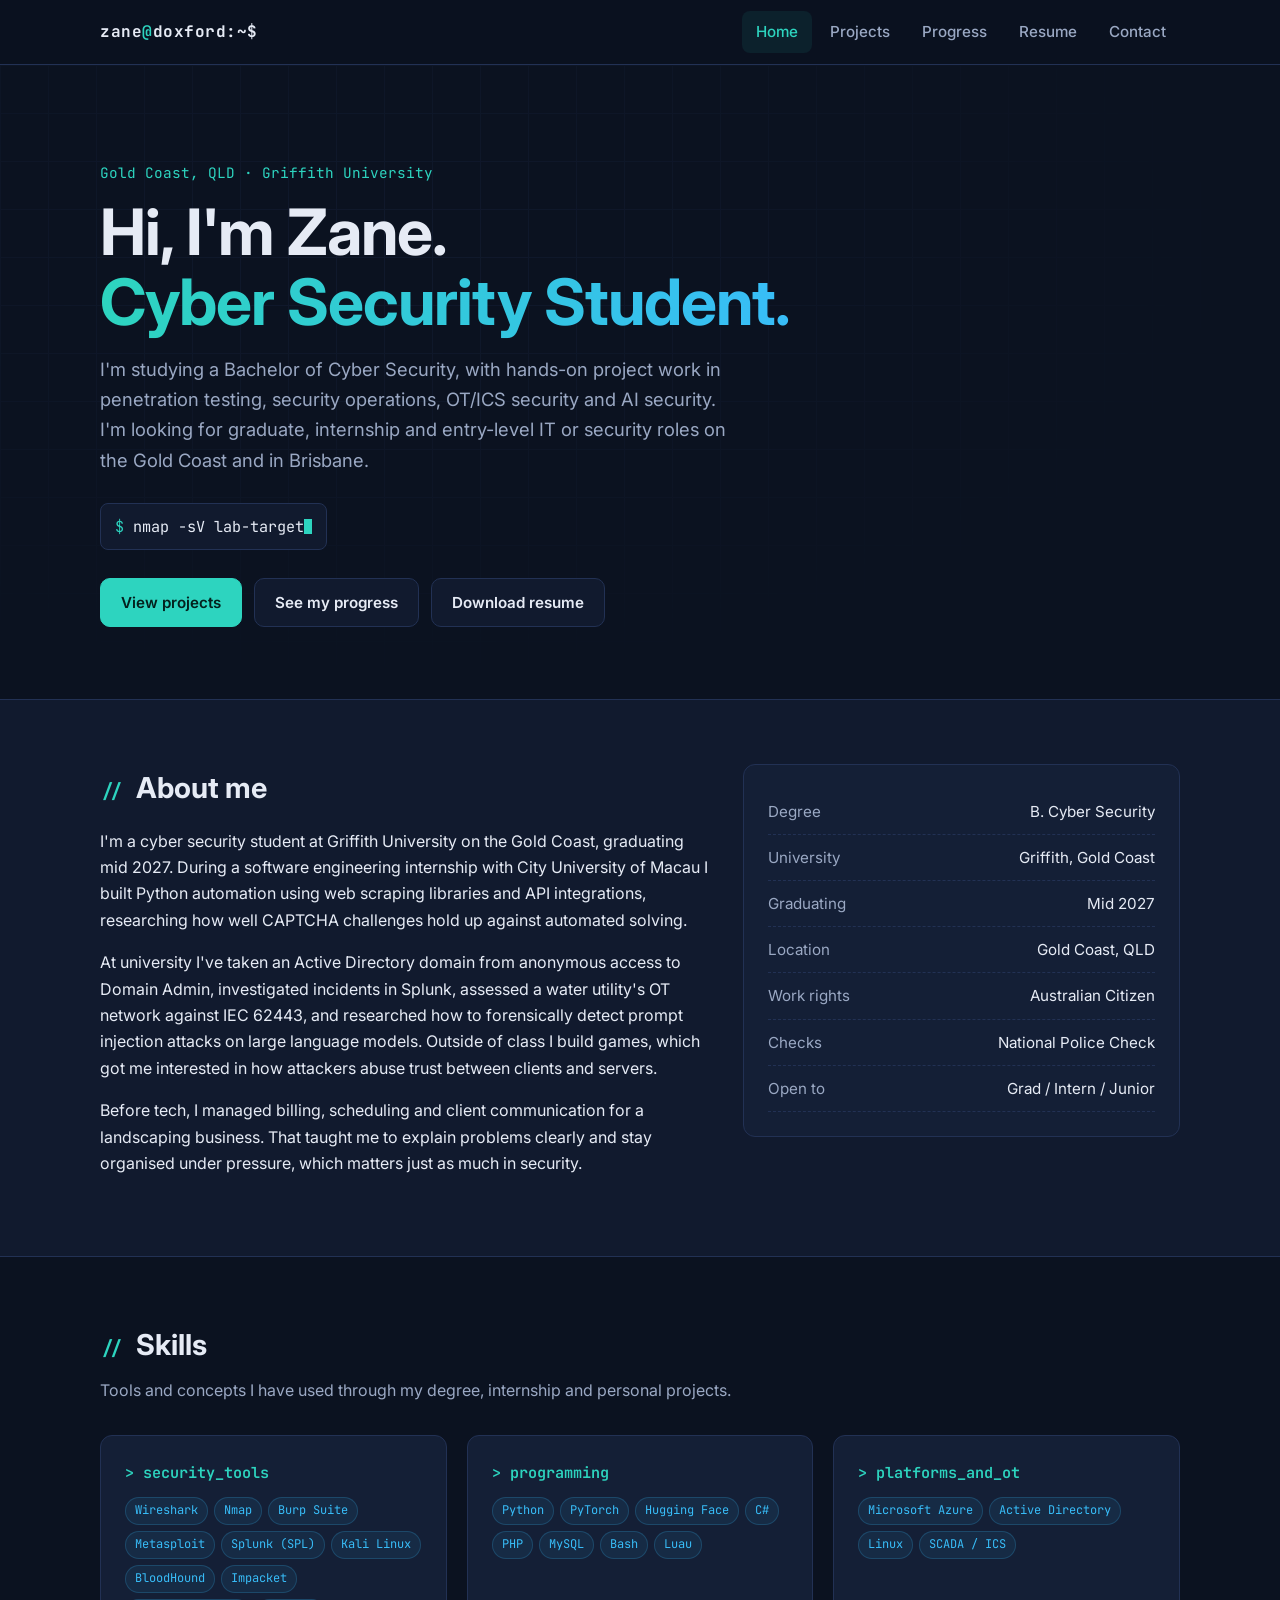
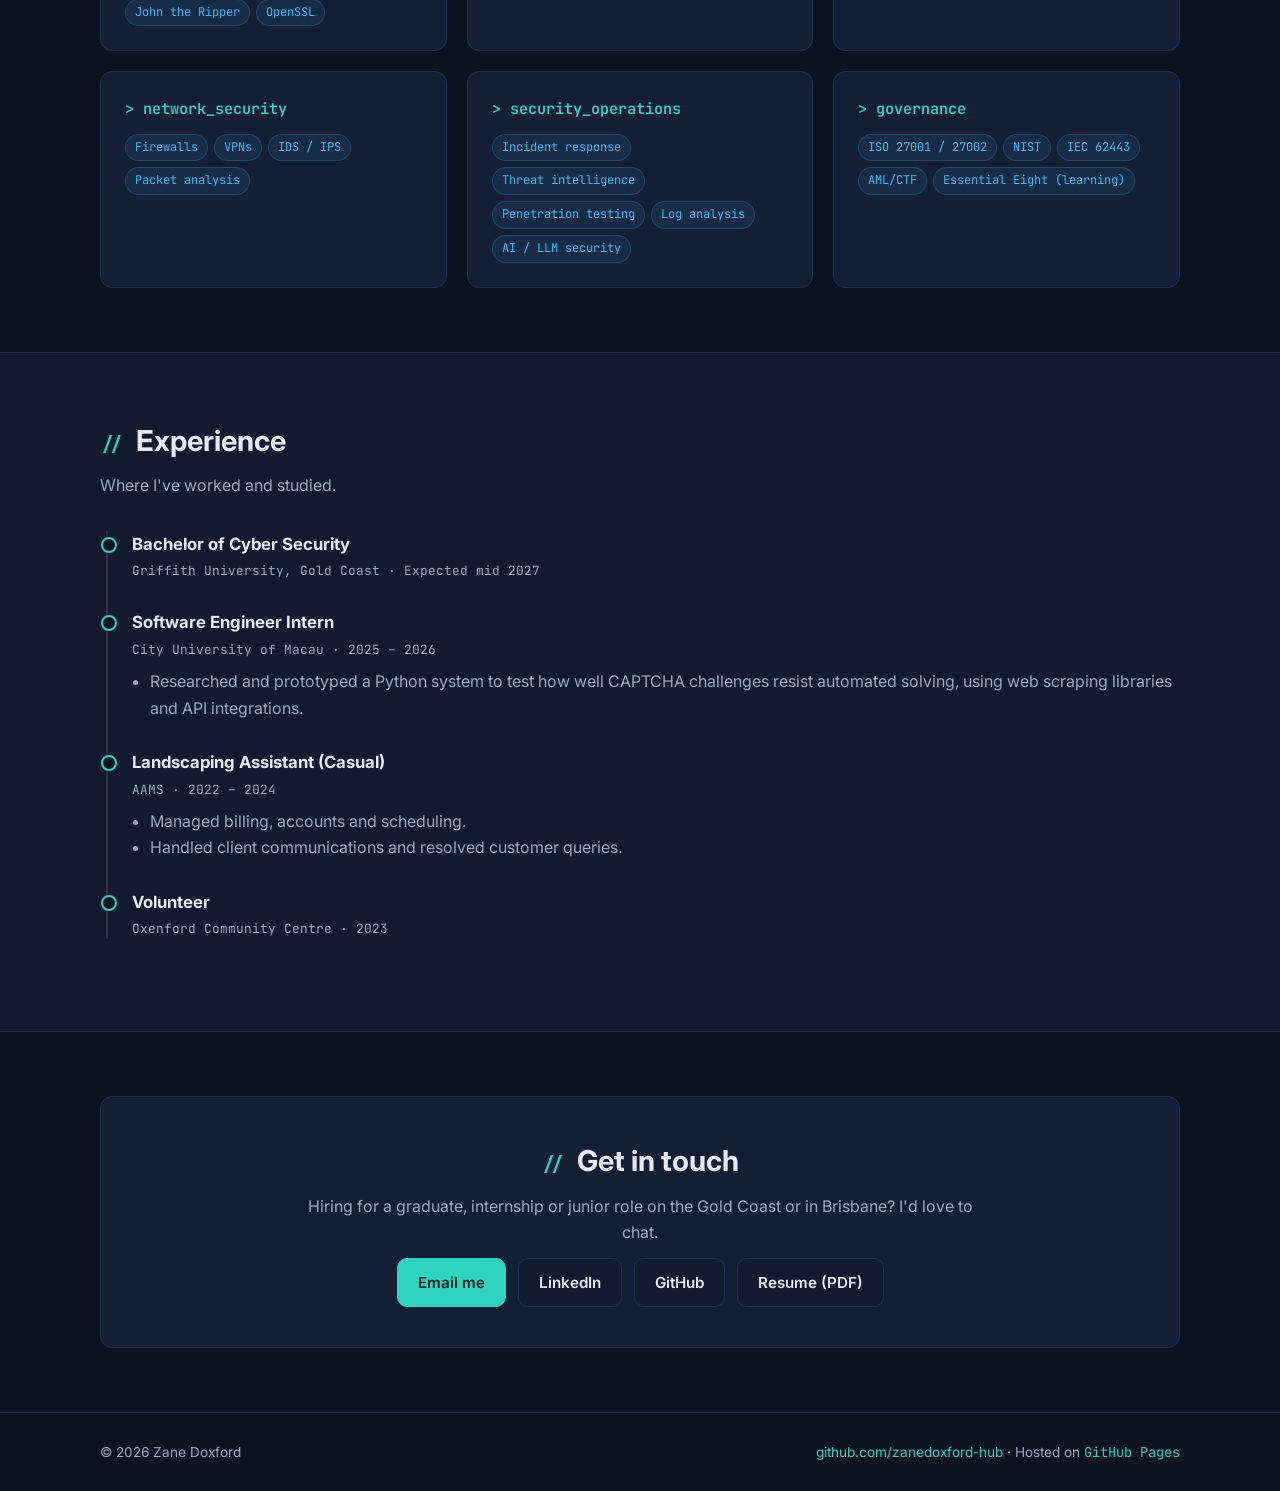
<file: index.html>
<!DOCTYPE html>
<html lang="en-AU">
<head>
  <meta charset="UTF-8">
  <meta name="viewport" content="width=device-width, initial-scale=1">
  <title>Zane Doxford | Cyber Security Student</title>
  <meta name="description" content="Zane Doxford, Bachelor of Cyber Security student at Griffith University, Gold Coast. Projects, home labs and progress.">
  <link rel="icon" href="assets/favicon.svg" type="image/svg+xml">
  <link rel="preconnect" href="https://fonts.googleapis.com">
  <link rel="preconnect" href="https://fonts.gstatic.com" crossorigin>
  <link href="https://fonts.googleapis.com/css2?family=Inter:wght@400;500;600;700&family=JetBrains+Mono:wght@400;600;700&display=swap" rel="stylesheet">
  <link rel="stylesheet" href="assets/style.css">
  <meta property="og:title" content="Zane Doxford | Cyber Security Student">
  <meta property="og:description" content="Cyber security student at Griffith University, Gold Coast. Projects, home labs and progress.">
  <meta property="og:url" content="https://zanedoxford-hub.github.io/">
  <meta name="theme-color" content="#0b1220">
</head>
<body>
  <nav class="nav">
    <div class="wrap">
      <a class="brand" href="index.html">zane<span>@</span>doxford:~$</a>
      <button class="menu-btn" aria-label="Open menu" aria-expanded="false">Menu</button>
      <ul>
        <li><a href="index.html" class="active">Home</a></li>
        <li><a href="projects.html">Projects</a></li>
        <li><a href="progress.html">Progress</a></li>
        <li><a href="assets/Zane_Doxford_Resume.pdf" target="_blank" rel="noopener">Resume</a></li>
        <li><a href="#contact">Contact</a></li>
      </ul>
    </div>
  </nav>

  <header class="hero">
    <div class="wrap">
      <p class="eyebrow">Gold Coast, QLD &middot; Griffith University</p>
      <h1>Hi, I'm Zane.<br><span class="grad">Cyber Security Student.</span></h1>
      <p class="lead">I'm studying a Bachelor of Cyber Security, with hands-on project work in penetration testing, security operations, OT/ICS security and AI security. I'm looking for graduate, internship and entry-level IT or security roles on the Gold Coast and in Brisbane.</p>
      <div class="typed" data-typed='["nmap -sV lab-target","index=web status=403 | stats count by clientip","bloodhound: shortest path to Domain Admins","detect: prompt injection span located"]'>
        <span class="prompt">$</span> <span class="txt"></span><span class="cursor"></span>
      </div>
      <div class="btns">
        <a class="btn primary" href="projects.html">View projects</a>
        <a class="btn" href="progress.html">See my progress</a>
        <a class="btn" href="assets/Zane_Doxford_Resume.pdf" target="_blank" rel="noopener">Download resume</a>
      </div>
    </div>
  </header>

  <section class="alt" id="about">
    <div class="wrap about-grid">
      <div class="reveal">
        <h2 class="section-title">About me</h2>
        <p>I'm a cyber security student at Griffith University on the Gold Coast, graduating mid 2027. During a software engineering internship with City University of Macau I built Python automation using web scraping libraries and API integrations, researching how well CAPTCHA challenges hold up against automated solving.</p>
        <p>At university I've taken an Active Directory domain from anonymous access to Domain Admin, investigated incidents in Splunk, assessed a water utility's OT network against IEC 62443, and researched how to forensically detect prompt injection attacks on large language models. Outside of class I build games, which got me interested in how attackers abuse trust between clients and servers.</p>
        <p>Before tech, I managed billing, scheduling and client communication for a landscaping business. That taught me to explain problems clearly and stay organised under pressure, which matters just as much in security.</p>
      </div>
      <div class="card reveal">
        <ul class="facts">
          <li><span>Degree</span><span>B. Cyber Security</span></li>
          <li><span>University</span><span>Griffith, Gold Coast</span></li>
          <li><span>Graduating</span><span>Mid 2027</span></li>
          <li><span>Location</span><span>Gold Coast, QLD</span></li>
          <li><span>Work rights</span><span>Australian Citizen</span></li>
          <li><span>Checks</span><span>National Police Check</span></li>
          <li><span>Open to</span><span>Grad / Intern / Junior</span></li>
        </ul>
      </div>
    </div>
  </section>

  <section id="skills">
    <div class="wrap">
      <h2 class="section-title">Skills</h2>
      <p class="section-sub">Tools and concepts I have used through my degree, internship and personal projects.</p>
      <div class="grid three">
        <div class="card skill-group reveal">
          <h3>&gt; security_tools</h3>
          <ul class="tags"><li>Wireshark</li><li>Nmap</li><li>Burp Suite</li><li>Metasploit</li><li>Splunk (SPL)</li><li>Kali Linux</li><li>BloodHound</li><li>Impacket</li><li>John the Ripper</li><li>OpenSSL</li></ul>
        </div>
        <div class="card skill-group reveal">
          <h3>&gt; programming</h3>
          <ul class="tags"><li>Python</li><li>PyTorch</li><li>Hugging Face</li><li>C#</li><li>PHP</li><li>MySQL</li><li>Bash</li><li>Luau</li></ul>
        </div>
        <div class="card skill-group reveal">
          <h3>&gt; platforms_and_ot</h3>
          <ul class="tags"><li>Microsoft Azure</li><li>Active Directory</li><li>Linux</li><li>SCADA / ICS</li></ul>
        </div>
        <div class="card skill-group reveal">
          <h3>&gt; network_security</h3>
          <ul class="tags"><li>Firewalls</li><li>VPNs</li><li>IDS / IPS</li><li>Packet analysis</li></ul>
        </div>
        <div class="card skill-group reveal">
          <h3>&gt; security_operations</h3>
          <ul class="tags"><li>Incident response</li><li>Threat intelligence</li><li>Penetration testing</li><li>Log analysis</li><li>AI / LLM security</li></ul>
        </div>
        <div class="card skill-group reveal">
          <h3>&gt; governance</h3>
          <ul class="tags"><li>ISO 27001 / 27002</li><li>NIST</li><li>IEC 62443</li><li>AML/CTF</li><li>Essential Eight (learning)</li></ul>
        </div>
      </div>
    </div>
  </section>

  <section class="alt" id="experience">
    <div class="wrap">
      <h2 class="section-title">Experience</h2>
      <p class="section-sub">Where I've worked and studied.</p>
      <div class="timeline">
        <div class="tl-item reveal">
          <h3>Bachelor of Cyber Security</h3>
          <div class="meta">Griffith University, Gold Coast &middot; Expected mid 2027</div>
        </div>
        <div class="tl-item reveal">
          <h3>Software Engineer Intern</h3>
          <div class="meta">City University of Macau &middot; 2025 &ndash; 2026</div>
          <ul><li>Researched and prototyped a Python system to test how well CAPTCHA challenges resist automated solving, using web scraping libraries and API integrations.</li></ul>
        </div>
        <div class="tl-item reveal">
          <h3>Landscaping Assistant (Casual)</h3>
          <div class="meta">AAMS &middot; 2022 &ndash; 2024</div>
          <ul>
            <li>Managed billing, accounts and scheduling.</li>
            <li>Handled client communications and resolved customer queries.</li>
          </ul>
        </div>
        <div class="tl-item reveal">
          <h3>Volunteer</h3>
          <div class="meta">Oxenford Community Centre &middot; 2023</div>
        </div>
      </div>
    </div>
  </section>

  <section id="contact">
    <div class="wrap">
      <div class="card contact-card reveal">
        <h2 class="section-title" style="display:inline-block">Get in touch</h2>
        <p class="section-sub" style="margin-inline:auto">Hiring for a graduate, internship or junior role on the Gold Coast or in Brisbane? I'd love to chat.</p>
        <div class="btns">
          <a class="btn primary" href="mailto:zane.doxford@griffithuni.edu.au">Email me</a>
          <a class="btn" href="https://www.linkedin.com/in/zane-doxford-9a80022ba/" target="_blank" rel="noopener">LinkedIn</a>
          <a class="btn" href="https://github.com/zanedoxford-hub" target="_blank" rel="noopener">GitHub</a>
          <a class="btn" href="assets/Zane_Doxford_Resume.pdf" target="_blank" rel="noopener">Resume (PDF)</a>
        </div>
      </div>
    </div>
  </section>

  <footer>
    <div class="wrap">
      <span>&copy; <span data-year></span> Zane Doxford</span>
      <span><a href="https://github.com/zanedoxford-hub" target="_blank" rel="noopener">github.com/zanedoxford-hub</a> &middot; Hosted on <code>GitHub Pages</code></span>
    </div>
  </footer>
  <script src="assets/main.js"></script>
</body>
</html>
</file>
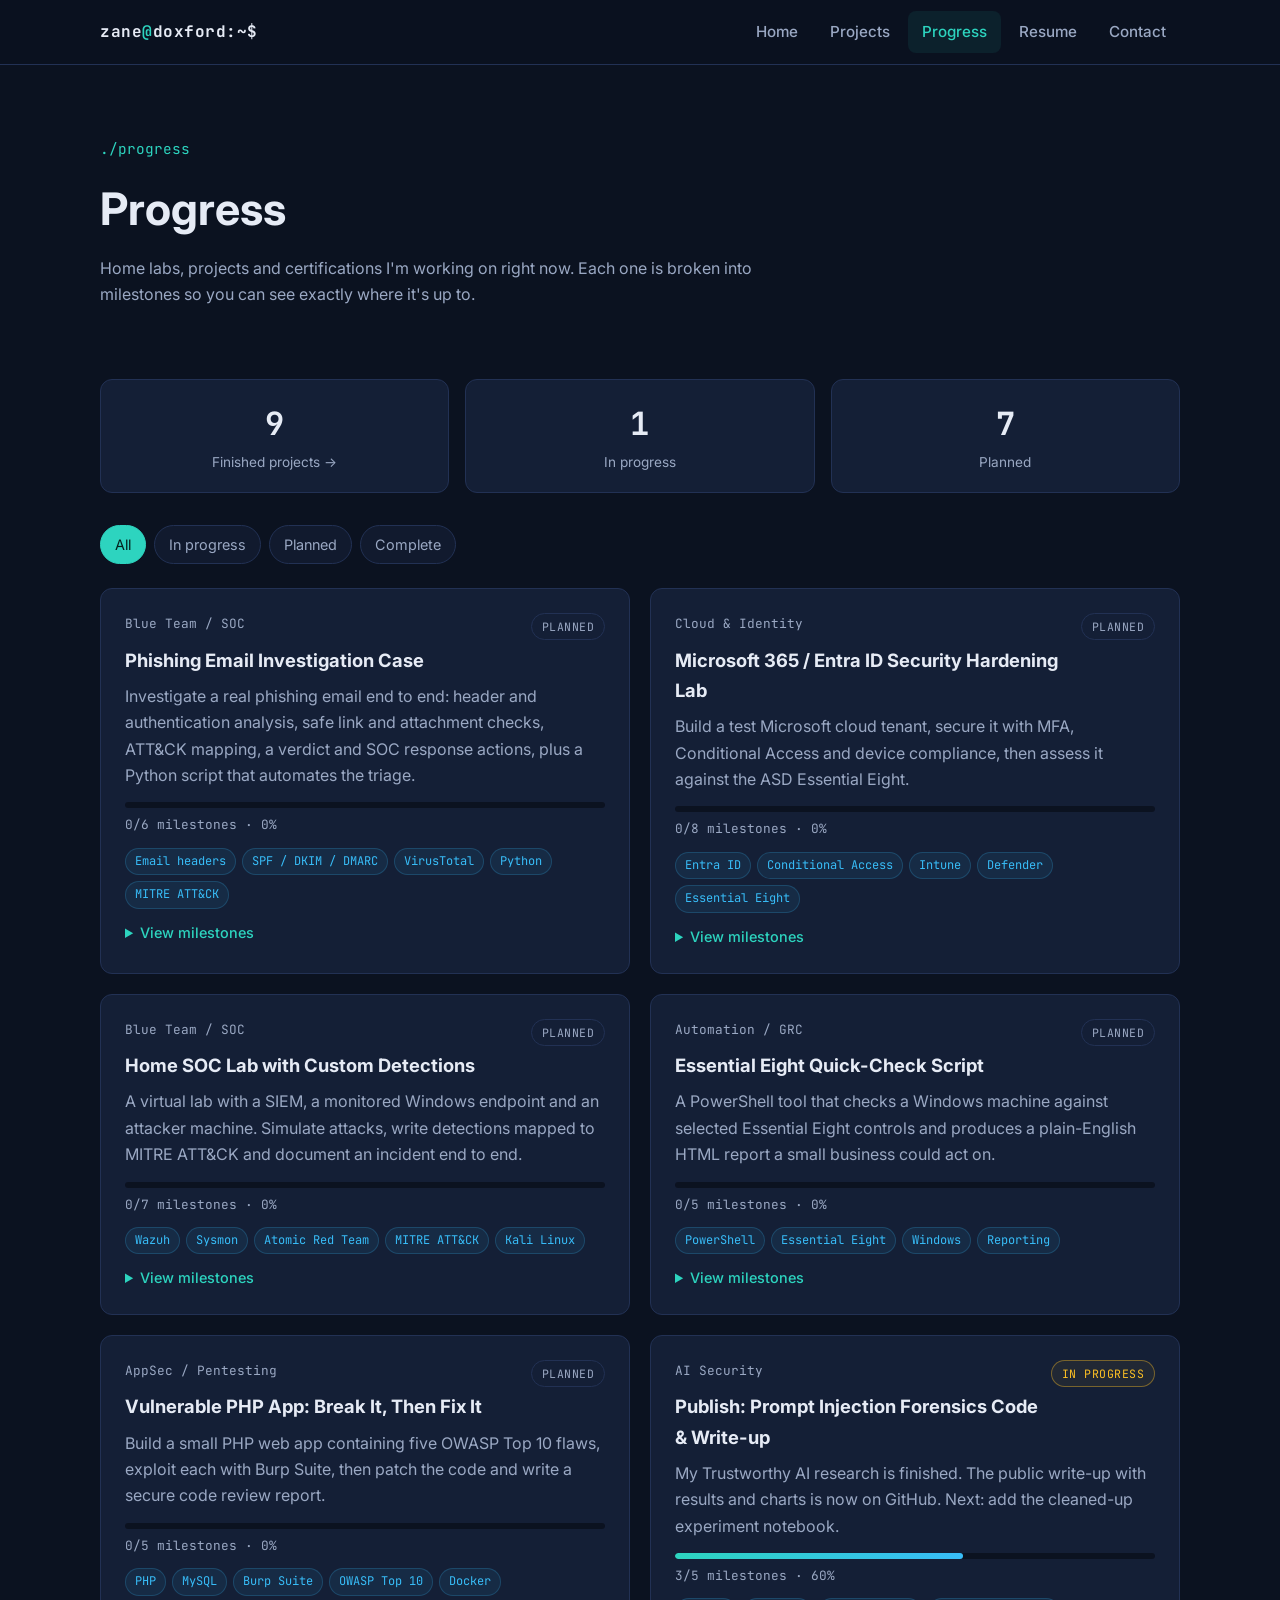
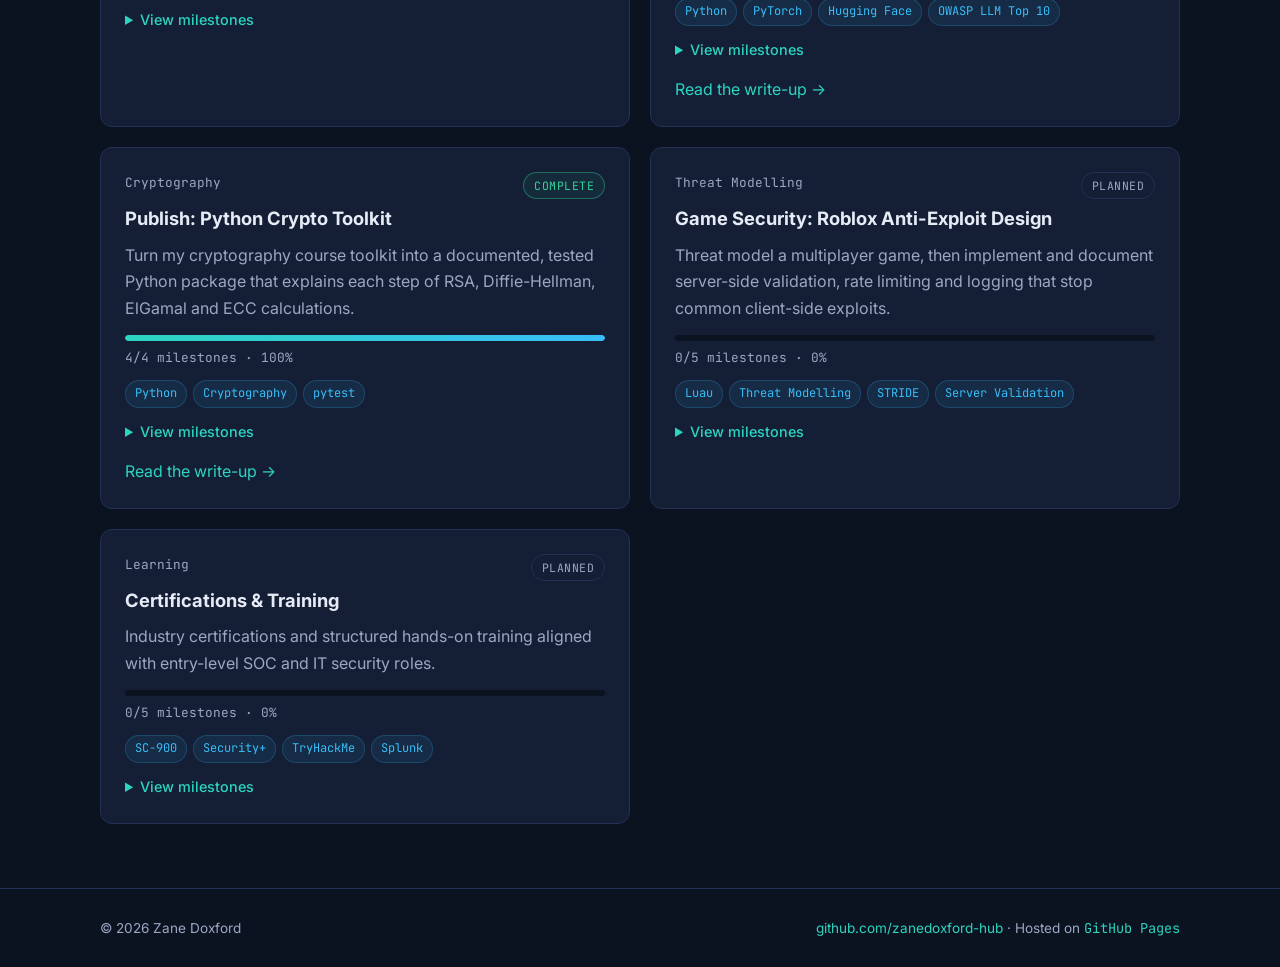
<file: progress.html>
<!DOCTYPE html>
<html lang="en-AU">
<head>
  <meta charset="UTF-8">
  <meta name="viewport" content="width=device-width, initial-scale=1">
  <title>Progress | Zane Doxford</title>
  <meta name="description" content="Home labs, projects and certifications Zane Doxford is working on.">
  <link rel="icon" href="assets/favicon.svg" type="image/svg+xml">
  <link rel="preconnect" href="https://fonts.googleapis.com">
  <link rel="preconnect" href="https://fonts.gstatic.com" crossorigin>
  <link href="https://fonts.googleapis.com/css2?family=Inter:wght@400;500;600;700&family=JetBrains+Mono:wght@400;600;700&display=swap" rel="stylesheet">
  <link rel="stylesheet" href="assets/style.css">
  <meta property="og:title" content="Zane Doxford | Cyber Security Student">
  <meta property="og:description" content="Cyber security student at Griffith University, Gold Coast. Projects, home labs and progress.">
  <meta property="og:url" content="https://zanedoxford-hub.github.io/">
  <meta name="theme-color" content="#0b1220">
</head>
<body>
  <nav class="nav">
    <div class="wrap">
      <a class="brand" href="index.html">zane<span>@</span>doxford:~$</a>
      <button class="menu-btn" aria-label="Open menu" aria-expanded="false">Menu</button>
      <ul>
        <li><a href="index.html">Home</a></li>
        <li><a href="projects.html">Projects</a></li>
        <li><a href="progress.html" class="active">Progress</a></li>
        <li><a href="assets/Zane_Doxford_Resume.pdf" target="_blank" rel="noopener">Resume</a></li>
        <li><a href="index.html#contact">Contact</a></li>
      </ul>
    </div>
  </nav>

    <header class="page-head">
    <div class="wrap">
      <p class="eyebrow">./progress</p>
      <h1>Progress</h1>
      <p class="section-sub">Home labs, projects and certifications I'm working on right now. Each one is broken into milestones so you can see exactly where it's up to.</p>
    </div>
  </header>

  <section style="padding-top:16px">
    <div class="wrap">
      <div class="summary">
        <a class="card" href="projects.html" style="color:inherit;text-decoration:none"><div class="num">9</div><div class="lbl">Finished projects &rarr;</div></a>
        <div class="card"><div class="num" data-count="in-progress">0</div><div class="lbl">In progress</div></div>
        <div class="card"><div class="num" data-count="planned">0</div><div class="lbl">Planned</div></div>
      </div>
      <div class="filters" role="group" aria-label="Filter projects">
        <button class="on" data-filter="all">All</button>
        <button data-filter="in-progress">In progress</button>
        <button data-filter="planned">Planned</button>
        <button data-filter="done">Complete</button>
      </div>
      <div class="grid two" id="progress-list"></div>
    </div>
  </section>

  <footer>
    <div class="wrap">
      <span>&copy; <span data-year></span> Zane Doxford</span>
      <span><a href="https://github.com/zanedoxford-hub" target="_blank" rel="noopener">github.com/zanedoxford-hub</a> &middot; Hosted on <code>GitHub Pages</code></span>
    </div>
  </footer>
  <script src="assets/progress-data.js"></script>
  <script src="assets/main.js"></script>
</body>
</html>
</file>
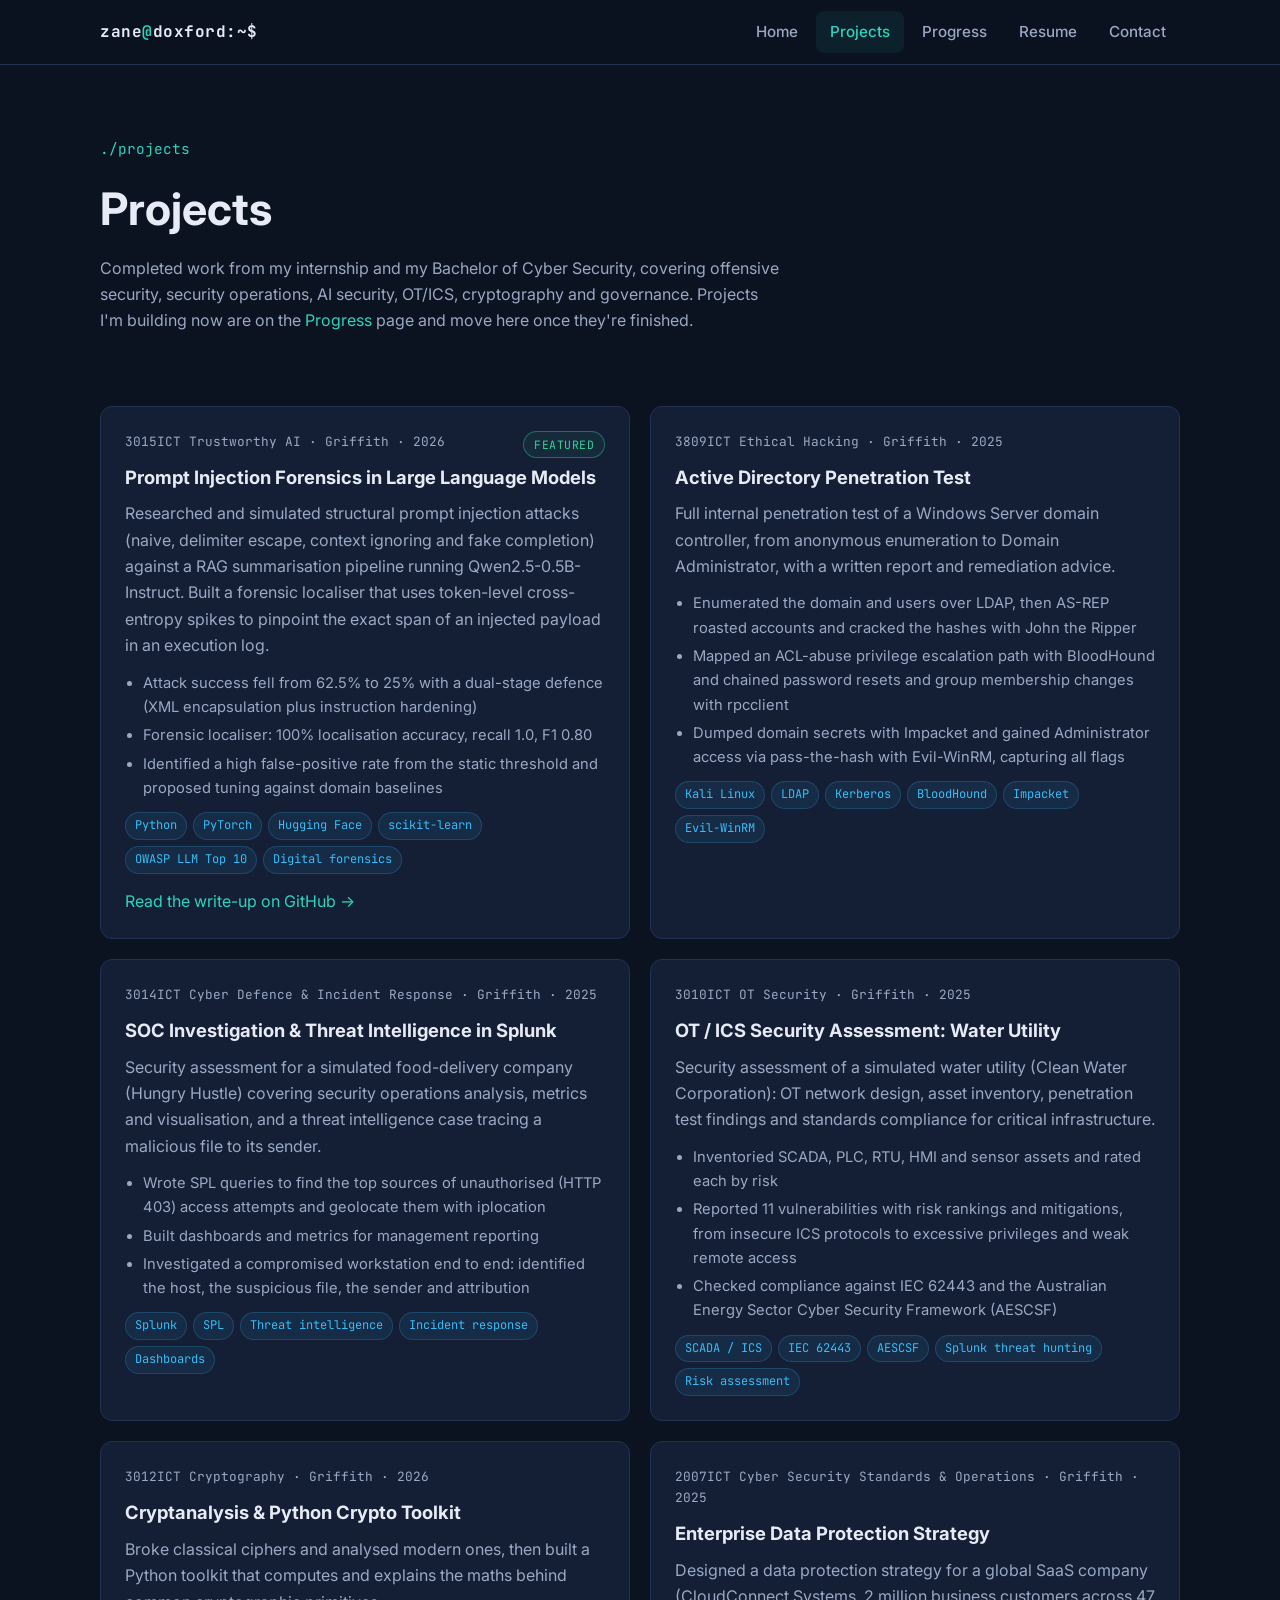
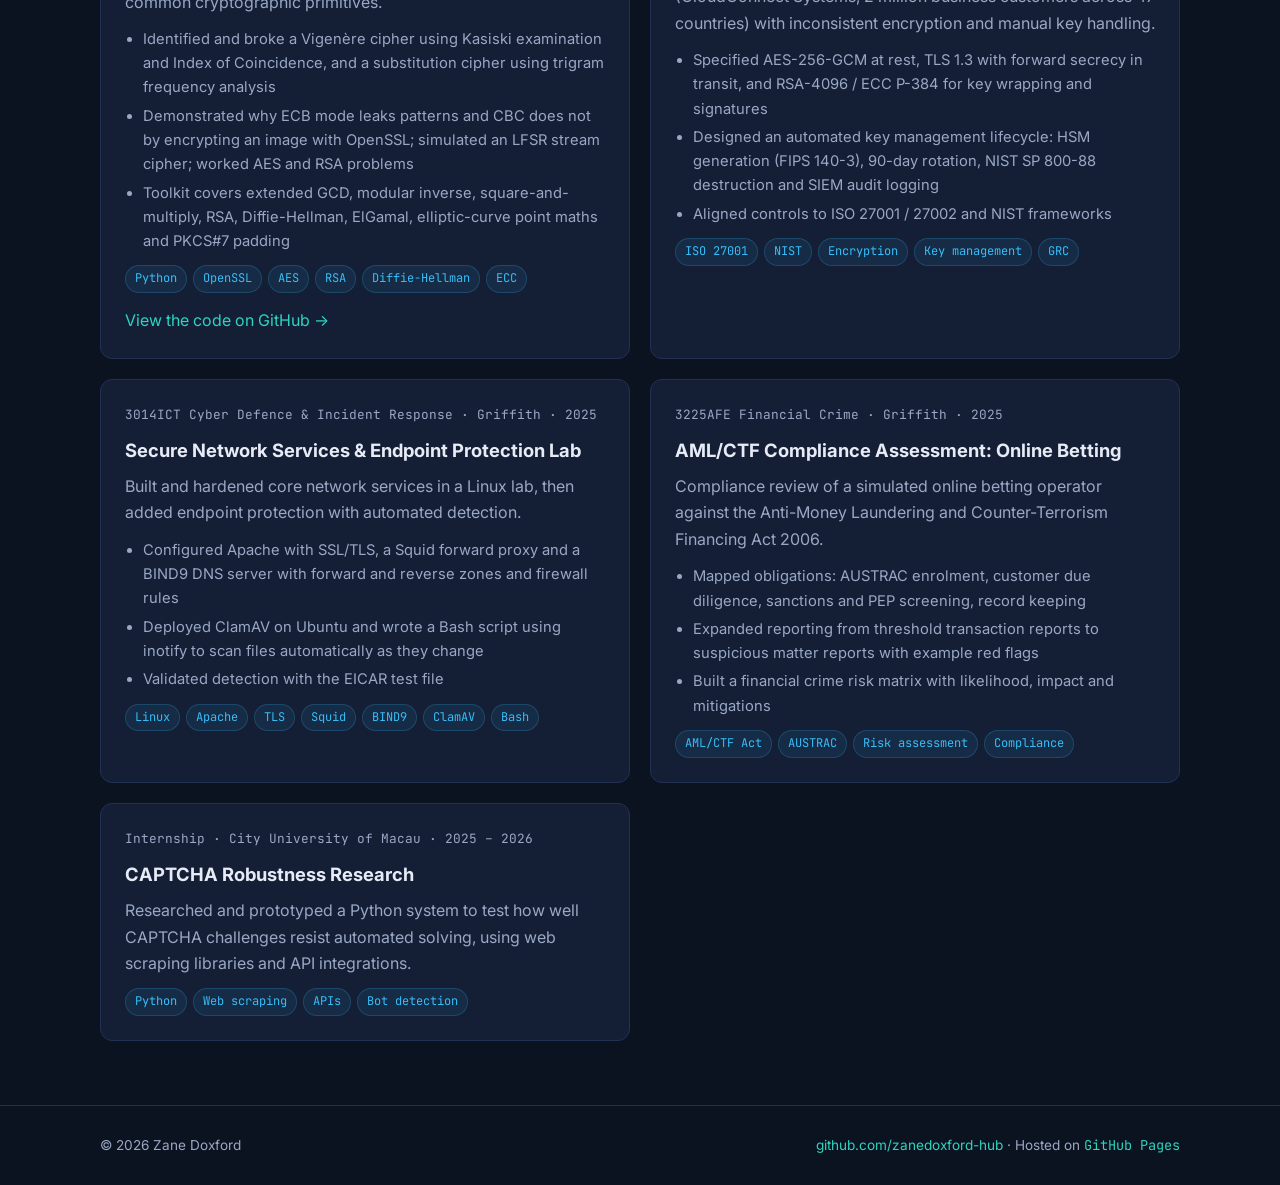
<file: projects.html>
<!DOCTYPE html>
<html lang="en-AU">
<head>
  <meta charset="UTF-8">
  <meta name="viewport" content="width=device-width, initial-scale=1">
  <title>Projects | Zane Doxford</title>
  <meta name="description" content="Completed cyber security projects and labs by Zane Doxford.">
  <link rel="icon" href="assets/favicon.svg" type="image/svg+xml">
  <link rel="preconnect" href="https://fonts.googleapis.com">
  <link rel="preconnect" href="https://fonts.gstatic.com" crossorigin>
  <link href="https://fonts.googleapis.com/css2?family=Inter:wght@400;500;600;700&family=JetBrains+Mono:wght@400;600;700&display=swap" rel="stylesheet">
  <link rel="stylesheet" href="assets/style.css">
  <meta property="og:title" content="Zane Doxford | Cyber Security Student">
  <meta property="og:description" content="Cyber security student at Griffith University, Gold Coast. Projects, home labs and progress.">
  <meta property="og:url" content="https://zanedoxford-hub.github.io/">
  <meta name="theme-color" content="#0b1220">
</head>
<body>
  <nav class="nav">
    <div class="wrap">
      <a class="brand" href="index.html">zane<span>@</span>doxford:~$</a>
      <button class="menu-btn" aria-label="Open menu" aria-expanded="false">Menu</button>
      <ul>
        <li><a href="index.html">Home</a></li>
        <li><a href="projects.html" class="active">Projects</a></li>
        <li><a href="progress.html">Progress</a></li>
        <li><a href="assets/Zane_Doxford_Resume.pdf" target="_blank" rel="noopener">Resume</a></li>
        <li><a href="index.html#contact">Contact</a></li>
      </ul>
    </div>
  </nav>

    <header class="page-head">
    <div class="wrap">
      <p class="eyebrow">./projects</p>
      <h1>Projects</h1>
      <p class="section-sub">Completed work from my internship and my Bachelor of Cyber Security, covering offensive security, security operations, AI security, OT/ICS, cryptography and governance. Projects I'm building now are on the <a href="progress.html">Progress</a> page and move here once they're finished.</p>
    </div>
  </header>

  <section style="padding-top:16px">
    <div class="wrap grid two">
      <article class="card reveal">
        <span class="status done" style="float:right">Featured</span><div class="meta">3015ICT Trustworthy AI &middot; Griffith &middot; 2026</div>
        <h3>Prompt Injection Forensics in Large Language Models</h3>
        <p>Researched and simulated structural prompt injection attacks (naive, delimiter escape, context ignoring and fake completion) against a RAG summarisation pipeline running Qwen2.5-0.5B-Instruct. Built a forensic localiser that uses token-level cross-entropy spikes to pinpoint the exact span of an injected payload in an execution log.</p>
        <ul class="proj-points"><li>Attack success fell from 62.5% to 25% with a dual-stage defence (XML encapsulation plus instruction hardening)</li><li>Forensic localiser: 100% localisation accuracy, recall 1.0, F1 0.80</li><li>Identified a high false-positive rate from the static threshold and proposed tuning against domain baselines</li></ul>
        <ul class="tags"><li>Python</li><li>PyTorch</li><li>Hugging Face</li><li>scikit-learn</li><li>OWASP LLM Top 10</li><li>Digital forensics</li></ul>
        <p style="margin:14px 0 0"><a href="https://github.com/zanedoxford-hub/prompt-injection-forensics" target="_blank" rel="noopener">Read the write-up on GitHub &rarr;</a></p>
      </article>
      <article class="card reveal">
        <div class="meta">3809ICT Ethical Hacking &middot; Griffith &middot; 2025</div>
        <h3>Active Directory Penetration Test</h3>
        <p>Full internal penetration test of a Windows Server domain controller, from anonymous enumeration to Domain Administrator, with a written report and remediation advice.</p>
        <ul class="proj-points"><li>Enumerated the domain and users over LDAP, then AS-REP roasted accounts and cracked the hashes with John the Ripper</li><li>Mapped an ACL-abuse privilege escalation path with BloodHound and chained password resets and group membership changes with rpcclient</li><li>Dumped domain secrets with Impacket and gained Administrator access via pass-the-hash with Evil-WinRM, capturing all flags</li></ul>
        <ul class="tags"><li>Kali Linux</li><li>LDAP</li><li>Kerberos</li><li>BloodHound</li><li>Impacket</li><li>Evil-WinRM</li></ul>
      </article>
      <article class="card reveal">
        <div class="meta">3014ICT Cyber Defence &amp; Incident Response &middot; Griffith &middot; 2025</div>
        <h3>SOC Investigation &amp; Threat Intelligence in Splunk</h3>
        <p>Security assessment for a simulated food-delivery company (Hungry Hustle) covering security operations analysis, metrics and visualisation, and a threat intelligence case tracing a malicious file to its sender.</p>
        <ul class="proj-points"><li>Wrote SPL queries to find the top sources of unauthorised (HTTP 403) access attempts and geolocate them with iplocation</li><li>Built dashboards and metrics for management reporting</li><li>Investigated a compromised workstation end to end: identified the host, the suspicious file, the sender and attribution</li></ul>
        <ul class="tags"><li>Splunk</li><li>SPL</li><li>Threat intelligence</li><li>Incident response</li><li>Dashboards</li></ul>
      </article>
      <article class="card reveal">
        <div class="meta">3010ICT OT Security &middot; Griffith &middot; 2025</div>
        <h3>OT / ICS Security Assessment: Water Utility</h3>
        <p>Security assessment of a simulated water utility (Clean Water Corporation): OT network design, asset inventory, penetration test findings and standards compliance for critical infrastructure.</p>
        <ul class="proj-points"><li>Inventoried SCADA, PLC, RTU, HMI and sensor assets and rated each by risk</li><li>Reported 11 vulnerabilities with risk rankings and mitigations, from insecure ICS protocols to excessive privileges and weak remote access</li><li>Checked compliance against IEC 62443 and the Australian Energy Sector Cyber Security Framework (AESCSF)</li></ul>
        <ul class="tags"><li>SCADA / ICS</li><li>IEC 62443</li><li>AESCSF</li><li>Splunk threat hunting</li><li>Risk assessment</li></ul>
      </article>
      <article class="card reveal">
        <div class="meta">3012ICT Cryptography &middot; Griffith &middot; 2026</div>
        <h3>Cryptanalysis &amp; Python Crypto Toolkit</h3>
        <p>Broke classical ciphers and analysed modern ones, then built a Python toolkit that computes and explains the maths behind common cryptographic primitives.</p>
        <ul class="proj-points"><li>Identified and broke a Vigen&egrave;re cipher using Kasiski examination and Index of Coincidence, and a substitution cipher using trigram frequency analysis</li><li>Demonstrated why ECB mode leaks patterns and CBC does not by encrypting an image with OpenSSL; simulated an LFSR stream cipher; worked AES and RSA problems</li><li>Toolkit covers extended GCD, modular inverse, square-and-multiply, RSA, Diffie-Hellman, ElGamal, elliptic-curve point maths and PKCS#7 padding</li></ul>
        <ul class="tags"><li>Python</li><li>OpenSSL</li><li>AES</li><li>RSA</li><li>Diffie-Hellman</li><li>ECC</li></ul>
        <p style="margin:14px 0 0"><a href="https://github.com/zanedoxford-hub/crypto-toolkit" target="_blank" rel="noopener">View the code on GitHub &rarr;</a></p>
      </article>
      <article class="card reveal">
        <div class="meta">2007ICT Cyber Security Standards &amp; Operations &middot; Griffith &middot; 2025</div>
        <h3>Enterprise Data Protection Strategy</h3>
        <p>Designed a data protection strategy for a global SaaS company (CloudConnect Systems, 2 million business customers across 47 countries) with inconsistent encryption and manual key handling.</p>
        <ul class="proj-points"><li>Specified AES-256-GCM at rest, TLS 1.3 with forward secrecy in transit, and RSA-4096 / ECC P-384 for key wrapping and signatures</li><li>Designed an automated key management lifecycle: HSM generation (FIPS 140-3), 90-day rotation, NIST SP 800-88 destruction and SIEM audit logging</li><li>Aligned controls to ISO 27001 / 27002 and NIST frameworks</li></ul>
        <ul class="tags"><li>ISO 27001</li><li>NIST</li><li>Encryption</li><li>Key management</li><li>GRC</li></ul>
      </article>
      <article class="card reveal">
        <div class="meta">3014ICT Cyber Defence &amp; Incident Response &middot; Griffith &middot; 2025</div>
        <h3>Secure Network Services &amp; Endpoint Protection Lab</h3>
        <p>Built and hardened core network services in a Linux lab, then added endpoint protection with automated detection.</p>
        <ul class="proj-points"><li>Configured Apache with SSL/TLS, a Squid forward proxy and a BIND9 DNS server with forward and reverse zones and firewall rules</li><li>Deployed ClamAV on Ubuntu and wrote a Bash script using inotify to scan files automatically as they change</li><li>Validated detection with the EICAR test file</li></ul>
        <ul class="tags"><li>Linux</li><li>Apache</li><li>TLS</li><li>Squid</li><li>BIND9</li><li>ClamAV</li><li>Bash</li></ul>
      </article>
      <article class="card reveal">
        <div class="meta">3225AFE Financial Crime &middot; Griffith &middot; 2025</div>
        <h3>AML/CTF Compliance Assessment: Online Betting</h3>
        <p>Compliance review of a simulated online betting operator against the Anti-Money Laundering and Counter-Terrorism Financing Act 2006.</p>
        <ul class="proj-points"><li>Mapped obligations: AUSTRAC enrolment, customer due diligence, sanctions and PEP screening, record keeping</li><li>Expanded reporting from threshold transaction reports to suspicious matter reports with example red flags</li><li>Built a financial crime risk matrix with likelihood, impact and mitigations</li></ul>
        <ul class="tags"><li>AML/CTF Act</li><li>AUSTRAC</li><li>Risk assessment</li><li>Compliance</li></ul>
      </article>
      <article class="card reveal">
        <div class="meta">Internship &middot; City University of Macau &middot; 2025 &ndash; 2026</div>
        <h3>CAPTCHA Robustness Research</h3>
        <p>Researched and prototyped a Python system to test how well CAPTCHA challenges resist automated solving, using web scraping libraries and API integrations.</p>
        <ul class="tags"><li>Python</li><li>Web scraping</li><li>APIs</li><li>Bot detection</li></ul>
      </article>
    </div>
  </section>

  <footer>
    <div class="wrap">
      <span>&copy; <span data-year></span> Zane Doxford</span>
      <span><a href="https://github.com/zanedoxford-hub" target="_blank" rel="noopener">github.com/zanedoxford-hub</a> &middot; Hosted on <code>GitHub Pages</code></span>
    </div>
  </footer>
  <script src="assets/main.js"></script>
</body>
</html>
</file>
<file: assets/style.css>
:root {
  --bg: #0b1220;
  --bg-2: #111a2e;
  --card: #141f36;
  --line: #223154;
  --text: #e6ebf5;
  --muted: #9aa8c3;
  --accent: #2dd4bf;
  --accent-2: #38bdf8;
  --warn: #fbbf24;
  --done: #34d399;
  --radius: 12px;
  --mono: "JetBrains Mono", ui-monospace, Consolas, monospace;
  --sans: "Inter", system-ui, -apple-system, "Segoe UI", sans-serif;
}

* { box-sizing: border-box; }
html { scroll-behavior: smooth; }
body {
  margin: 0;
  font-family: var(--sans);
  background: var(--bg);
  color: var(--text);
  line-height: 1.65;
  -webkit-font-smoothing: antialiased;
}
a { color: var(--accent); text-decoration: none; }
a:hover { text-decoration: underline; }
img { max-width: 100%; }

.wrap { width: min(1080px, 100% - 32px); margin-inline: auto; }

/* Nav */
.nav {
  position: sticky; top: 0; z-index: 10;
  background: rgba(11, 18, 32, 0.85);
  backdrop-filter: blur(10px);
  border-bottom: 1px solid var(--line);
}
.nav .wrap { display: flex; align-items: center; justify-content: space-between; height: 64px; gap: 16px; }
.brand { font-family: var(--mono); font-weight: 700; color: var(--text); letter-spacing: .5px; }
.brand span { color: var(--accent); }
.nav ul { list-style: none; display: flex; gap: 4px; margin: 0; padding: 0; }
.nav ul a {
  display: block; padding: 8px 14px; border-radius: 8px;
  color: var(--muted); font-size: .95rem; font-weight: 500;
}
.nav ul a:hover { color: var(--text); background: var(--bg-2); text-decoration: none; }
.nav ul a.active { color: var(--accent); background: rgba(45, 212, 191, .08); }
.menu-btn { display: none; background: none; border: 1px solid var(--line); color: var(--text); border-radius: 8px; padding: 6px 10px; font-size: 1rem; cursor: pointer; }

/* Hero */
.hero { padding: 96px 0 72px; position: relative; overflow: hidden; }
.hero::before {
  content: ""; position: absolute; inset: 0;
  background-image: linear-gradient(var(--line) 1px, transparent 1px), linear-gradient(90deg, var(--line) 1px, transparent 1px);
  background-size: 48px 48px; opacity: .25;
  mask-image: radial-gradient(ellipse at 30% 30%, #000 0%, transparent 70%);
}
.hero .wrap { position: relative; }
.eyebrow { font-family: var(--mono); color: var(--accent); font-size: .9rem; margin: 0 0 12px; }
.hero h1 { font-size: clamp(2.4rem, 6vw, 4rem); line-height: 1.1; margin: 0 0 16px; letter-spacing: -1px; }
.hero h1 .grad { background: linear-gradient(90deg, var(--accent), var(--accent-2)); -webkit-background-clip: text; background-clip: text; color: transparent; }
.hero p.lead { font-size: 1.15rem; color: var(--muted); max-width: 640px; margin: 0 0 28px; }
.typed { font-family: var(--mono); color: var(--text); background: var(--bg-2); border: 1px solid var(--line); border-radius: 8px; padding: 10px 14px; display: inline-block; margin-bottom: 28px; font-size: .95rem; }
.typed .prompt { color: var(--accent); }
.cursor { display: inline-block; width: 8px; height: 1em; background: var(--accent); vertical-align: -2px; animation: blink 1s steps(1) infinite; }
@keyframes blink { 50% { opacity: 0; } }

.btns { display: flex; flex-wrap: wrap; gap: 12px; }
.btn {
  display: inline-flex; align-items: center; gap: 8px;
  padding: 11px 20px; border-radius: 10px; font-weight: 600; font-size: .95rem;
  border: 1px solid var(--line); color: var(--text); background: var(--bg-2);
}
.btn:hover { border-color: var(--accent); text-decoration: none; }
.btn.primary { background: var(--accent); color: #04211d; border-color: var(--accent); }
.btn.primary:hover { filter: brightness(1.08); }

/* Sections */
section { padding: 64px 0; }
section.alt { background: var(--bg-2); border-block: 1px solid var(--line); }
.section-title { font-size: 1.8rem; margin: 0 0 8px; }
.section-title::before { content: "// "; color: var(--accent); font-family: var(--mono); font-size: 1.2rem; }
.section-sub { color: var(--muted); margin: 0 0 32px; max-width: 680px; }

.grid { display: grid; gap: 20px; }
.grid.two { grid-template-columns: repeat(2, 1fr); }
.grid.three { grid-template-columns: repeat(3, 1fr); }

.card {
  background: var(--card); border: 1px solid var(--line); border-radius: var(--radius);
  padding: 24px; transition: border-color .2s, transform .2s;
}
.card:hover { border-color: #2f4472; }
.card h3 { margin: 0 0 8px; font-size: 1.15rem; }
.card p { color: var(--muted); margin: 0 0 12px; }
.card .meta { font-family: var(--mono); font-size: .8rem; color: var(--muted); margin-bottom: 10px; }

.tags { display: flex; flex-wrap: wrap; gap: 6px; margin: 12px 0 0; padding: 0; list-style: none; }
.tags li { font-family: var(--mono); font-size: .75rem; padding: 3px 9px; border-radius: 999px; background: rgba(56, 189, 248, .08); color: var(--accent-2); border: 1px solid rgba(56, 189, 248, .2); }

.about-grid { display: grid; grid-template-columns: 1.4fr 1fr; gap: 32px; align-items: start; }
.facts { list-style: none; padding: 0; margin: 0; }
.facts li { display: flex; justify-content: space-between; gap: 12px; padding: 10px 0; border-bottom: 1px dashed var(--line); font-size: .95rem; }
.facts li span:first-child { color: var(--muted); }
.facts li span:last-child { text-align: right; }

.skill-group h3 { font-family: var(--mono); font-size: .95rem; color: var(--accent); margin: 0 0 12px; font-weight: 600; }

/* Timeline */
.timeline { border-left: 2px solid var(--line); margin-left: 6px; padding-left: 24px; }
.tl-item { position: relative; margin-bottom: 28px; }
.tl-item::before { content: ""; position: absolute; left: -31px; top: 6px; width: 12px; height: 12px; border-radius: 50%; background: var(--bg); border: 2px solid var(--accent); }
.tl-item h3 { margin: 0; font-size: 1.05rem; }
.tl-item .meta { font-family: var(--mono); font-size: .8rem; color: var(--muted); margin: 2px 0 8px; }
.tl-item ul { margin: 0; padding-left: 18px; color: var(--muted); }

/* Progress */
.filters { display: flex; flex-wrap: wrap; gap: 8px; margin-bottom: 24px; }
.filters button {
  font: inherit; font-size: .9rem; cursor: pointer;
  padding: 7px 14px; border-radius: 999px; border: 1px solid var(--line);
  background: var(--bg-2); color: var(--muted);
}
.filters button.on { color: #04211d; background: var(--accent); border-color: var(--accent); }
.summary { display: grid; grid-template-columns: repeat(3, 1fr); gap: 16px; margin-bottom: 32px; }
.summary .card { text-align: center; padding: 18px; }
.summary .num { font-size: 2rem; font-weight: 700; font-family: var(--mono); }
.summary .lbl { color: var(--muted); font-size: .85rem; }

.status { font-family: var(--mono); font-size: .72rem; padding: 3px 10px; border-radius: 999px; text-transform: uppercase; letter-spacing: .5px; white-space: nowrap; }
.status.planned { color: var(--muted); border: 1px solid var(--line); }
.status.in-progress { color: var(--warn); border: 1px solid rgba(251, 191, 36, .4); background: rgba(251, 191, 36, .06); }
.status.done { color: var(--done); border: 1px solid rgba(52, 211, 153, .4); background: rgba(52, 211, 153, .06); }

.p-head { display: flex; justify-content: space-between; align-items: start; gap: 12px; }
.bar { height: 6px; background: var(--bg); border-radius: 999px; overflow: hidden; margin: 14px 0 6px; }
.bar > div { height: 100%; background: linear-gradient(90deg, var(--accent), var(--accent-2)); border-radius: 999px; }
.pct { font-family: var(--mono); font-size: .8rem; color: var(--muted); }
details { margin-top: 12px; }
summary { cursor: pointer; color: var(--accent); font-size: .9rem; font-weight: 500; }
.milestones { list-style: none; padding: 0; margin: 10px 0 0; }
.milestones li { display: flex; gap: 10px; padding: 5px 0; font-size: .92rem; color: var(--muted); }
.milestones li::before { content: "[ ]"; font-family: var(--mono); color: var(--line); flex: none; }
.milestones li.ok { color: var(--text); }
.milestones li.ok::before { content: "[x]"; color: var(--done); }

/* Contact & footer */
.contact-card { text-align: center; padding: 40px 24px; }
.contact-card .btns { justify-content: center; }
footer { border-top: 1px solid var(--line); padding: 28px 0; color: var(--muted); font-size: .85rem; }
footer .wrap { display: flex; justify-content: space-between; flex-wrap: wrap; gap: 8px; }
footer code { font-family: var(--mono); color: var(--accent); }

.page-head { padding: 72px 0 24px; }
.page-head h1 { font-size: clamp(2rem, 5vw, 2.8rem); margin: 0 0 8px; }

.reveal { opacity: 0; transform: translateY(12px); transition: opacity .5s, transform .5s; }
.reveal.in { opacity: 1; transform: none; }
@media (prefers-reduced-motion: reduce) {
  .reveal { opacity: 1; transform: none; transition: none; }
  .cursor { animation: none; }
}

@media (max-width: 860px) {
  .grid.three { grid-template-columns: repeat(2, 1fr); }
  .about-grid { grid-template-columns: 1fr; }
}
@media (max-width: 640px) {
  .grid.two, .grid.three, .summary { grid-template-columns: 1fr; }
  .menu-btn { display: block; }
  .nav ul { display: none; position: absolute; top: 64px; left: 0; right: 0; flex-direction: column; background: var(--bg); border-bottom: 1px solid var(--line); padding: 8px 16px 16px; }
  .nav ul.open { display: flex; }
  .hero { padding: 64px 0 48px; }
}

.proj-points { margin: 0 0 4px; padding-left: 18px; color: var(--muted); font-size: .92rem; }
.proj-points li { margin-bottom: 4px; }
</file>
